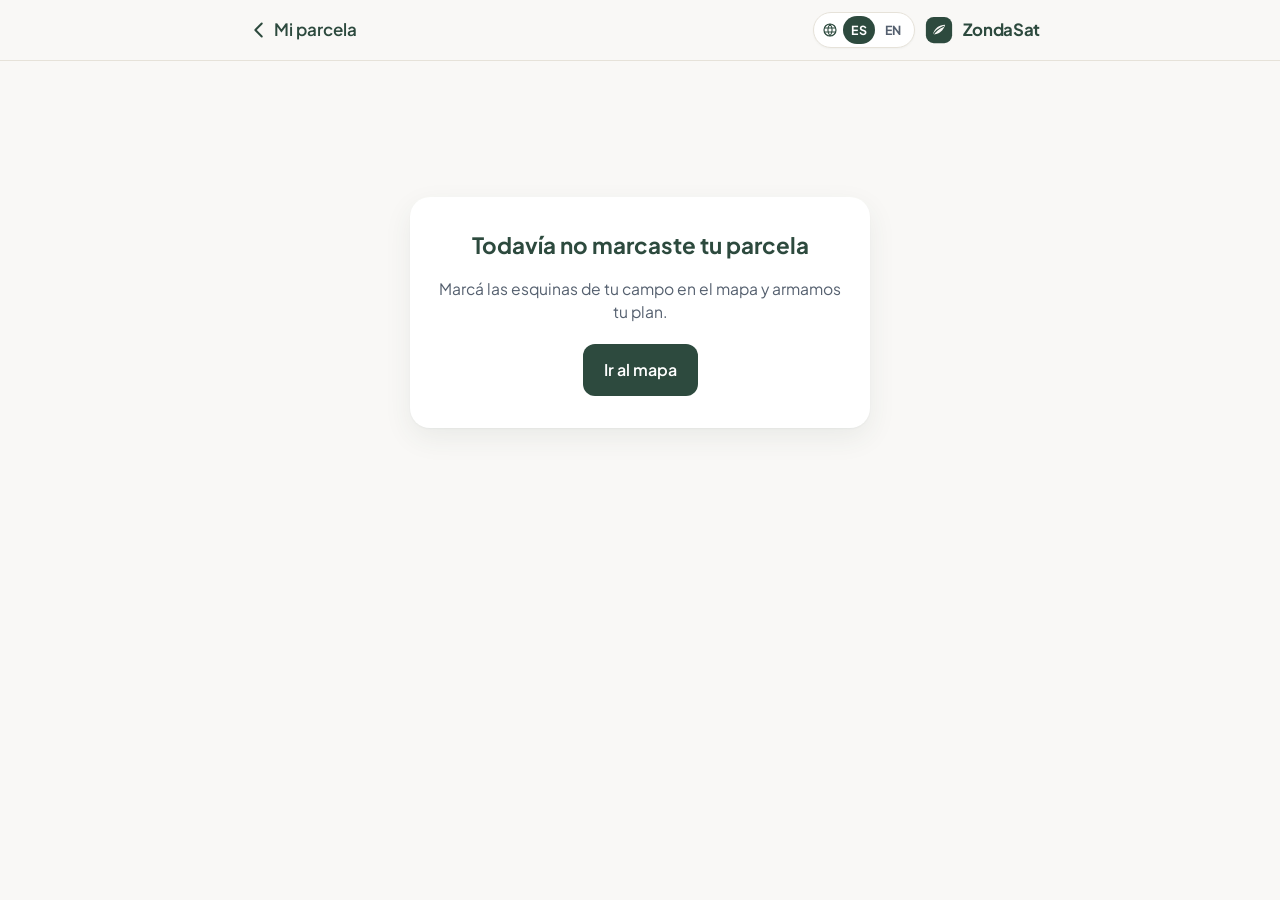
<file: resultado/resultado.html>
<!DOCTYPE html>
<html lang="es">
<head>
    <meta charset="UTF-8">
    <meta name="viewport" content="width=device-width, initial-scale=1, viewport-fit=cover">
    <meta name="theme-color" content="#F9F8F6">
    <meta name="description" data-i18n-meta="meta.resultsDescription" content="Tu plan de rotación de cultivos a tres años, temporada por temporada.">
    <title data-i18n-doc-title="meta.resultsTitle">Tu plan · ZondaSat</title>

    <link rel="preconnect" href="https://fonts.googleapis.com">
    <link rel="preconnect" href="https://fonts.gstatic.com" crossorigin>
    <link href="https://fonts.googleapis.com/css2?family=Plus+Jakarta+Sans:wght@400;500;600;700&display=swap" rel="stylesheet">

    <link rel="stylesheet" href="../styles.css">
    <link rel="stylesheet" href="resultado.css">
</head>
<body class="resultados">

    <header class="r-barra">
        <div class="r-barra__fila">
            <a class="boton-volver" href="../index.html#mapa">
                <svg viewBox="0 0 24 24" aria-hidden="true"><path d="M15 5l-7 7 7 7" fill="none" stroke="currentColor" stroke-width="2.2" stroke-linecap="round" stroke-linejoin="round"/></svg>
                <span data-i18n="header.backToParcel">Mi parcela</span>
            </a>
            <div class="barra-derecha">
                <div class="selector-idioma" role="group" aria-label="Seleccionar idioma">
                    <svg class="selector-idioma__icono" viewBox="0 0 24 24" aria-hidden="true">
                        <circle cx="12" cy="12" r="9" fill="none" stroke="currentColor" stroke-width="1.8"/>
                        <path d="M3.6 9h16.8M3.6 15h16.8M12 3a14.5 14.5 0 0 0 0 18M12 3a14.5 14.5 0 0 1 0 18" fill="none" stroke="currentColor" stroke-width="1.6"/>
                    </svg>
                    <button class="selector-idioma__btn selector-idioma__btn--activo" type="button" data-lang="es" aria-pressed="true">ES</button>
                    <button class="selector-idioma__btn" type="button" data-lang="en" aria-pressed="false">EN</button>
                </div>
                <span class="marca marca--chica">
                    <svg class="marca__icono" viewBox="0 0 32 32" aria-hidden="true">
                        <rect x="1" y="1" width="30" height="30" rx="9" fill="#2D4A3E"/>
                        <path d="M9 21c7 0 12-4 14-11-7 0-12 4-14 11Z" fill="#F9F8F6"/>
                        <path d="M9 22c3-5 7-8 12-10" fill="none" stroke="#2D4A3E" stroke-width="1.4" stroke-linecap="round"/>
                    </svg>
                    <span class="marca__nombre">ZondaSat</span>
                </span>
            </div>
        </div>
        <nav class="r-nav" id="nav" data-i18n-aria="results.navAria" aria-label="Secciones del informe" hidden></nav>
    </header>

    <main class="r-principal">
        <!-- Estado de carga / error / sin datos -->
        <section class="estado" id="estado" aria-live="polite">
            <div class="estado__spinner" aria-hidden="true"></div>
            <h1 class="estado__titulo" data-i18n="results.loadingTitle">Armando tu plan…</h1>
            <p class="estado__texto" data-i18n="results.loadingText">Estamos analizando el clima de tu zona y redactando la explicación. Puede tardar unos segundos.</p>
        </section>

        <!-- Informe -->
        <div id="contenido" hidden>
            <section class="portada" id="portada"></section>
            <div class="hilo" id="hilo"></div>
            <footer class="r-pie" id="pie"></footer>
        </div>
    </main>

    <script type="module" src="resultado.js"></script>
</body>
</html>
</file>
<file: styles.css>
/* =====================================================================
   ZondaSat — estilos
   Estética agro-minimalista: fondo marfil, tarjetas blancas, verde oliva
   como color principal y terracota para acentos y avisos.
   Se diseña primero para celular y se amplía en pantallas grandes.
   ===================================================================== */

:root {
    --fondo: #F9F8F6;
    --superficie: #FFFFFF;
    --primario: #2D4A3E;
    --primario-fuerte: #223A30;
    --primario-suave: #E6EDE8;
    --acento: #C26838;
    --acento-suave: #FBEFE6;
    --ambar: #D97706;
    --texto: #1E293B;
    --texto-suave: #55606F;
    --linea: #E6E2D9;

    --radio: 12px;
    --radio-grande: 20px;
    --sombra: 0 1px 2px rgba(30, 41, 59, .04), 0 10px 28px rgba(45, 74, 62, .08);
    --sombra-flotante: 0 2px 6px rgba(30, 41, 59, .10), 0 10px 24px rgba(30, 41, 59, .12);

    --fuente: "Plus Jakarta Sans", system-ui, -apple-system, "Segoe UI", Roboto, sans-serif;
    --fuente-mono: ui-monospace, "SF Mono", "Cascadia Mono", "Roboto Mono", Menlo, Consolas, monospace;

    --margen: clamp(20px, 5vw, 40px);
    --tactil: 52px;                 /* alto mínimo de botones: cómodo con guantes */
}

*, *::before, *::after { box-sizing: border-box; }

html { -webkit-text-size-adjust: 100%; }

body {
    margin: 0;
    min-height: 100dvh;
    background: var(--fondo);
    color: var(--texto);
    font-family: var(--fuente);
    font-size: 17px;
    line-height: 1.5;
    -webkit-font-smoothing: antialiased;
}

h1, h2, p, ol, dl, dd, figure { margin: 0; }
ol { padding: 0; list-style: none; }
button { font: inherit; color: inherit; }
[hidden] { display: none !important; }

.mono { font-family: var(--fuente-mono); font-size: .92em; letter-spacing: -.01em; }

:focus-visible { outline: 3px solid var(--ambar); outline-offset: 3px; }

/* ---------------------------------------------------------------------
   Marca y selector de idioma en Header
   --------------------------------------------------------------------- */
.marca {
    display: inline-flex;
    align-items: center;
    gap: 10px;
    color: var(--primario);
    text-decoration: none;
}
.marca__icono { width: 34px; height: 34px; flex: none; }
.marca__nombre { font-size: 1.2rem; font-weight: 700; letter-spacing: -.02em; }
.marca--chica .marca__icono { width: 28px; height: 28px; }
.marca--chica .marca__nombre { font-size: 1.05rem; }

.barra-derecha {
    display: inline-flex;
    align-items: center;
    gap: 10px;
}

.selector-idioma {
    display: inline-flex;
    align-items: center;
    gap: 2px;
    padding: 3px 4px 3px 8px;
    background: var(--superficie);
    border: 1px solid var(--linea);
    border-radius: 999px;
    box-shadow: 0 1px 2px rgba(30, 41, 59, .04);
}

.selector-idioma__icono {
    width: 16px;
    height: 16px;
    color: var(--primario);
    margin-right: 3px;
    flex: none;
}

.selector-idioma__btn {
    min-width: 32px;
    min-height: 28px;
    padding: 3px 8px;
    border: 0;
    border-radius: 999px;
    background: transparent;
    color: var(--texto-suave);
    font-size: .78rem;
    font-weight: 700;
    letter-spacing: .02em;
    cursor: pointer;
    transition: background-color .15s ease, color .15s ease;
    -webkit-tap-highlight-color: transparent;
}

.selector-idioma__btn:hover:not(.selector-idioma__btn--activo) {
    color: var(--primario);
    background: var(--primario-suave);
}

.selector-idioma__btn--activo,
.selector-idioma__btn[aria-pressed="true"] {
    background: var(--primario);
    color: #FFFFFF;
}

/* ---------------------------------------------------------------------
   Botones
   --------------------------------------------------------------------- */
.boton {
    display: inline-flex;
    align-items: center;
    justify-content: center;
    min-height: var(--tactil);
    padding: 12px 20px;
    border: 1.5px solid transparent;
    border-radius: var(--radio);
    font-weight: 600;
    font-size: 1rem;
    line-height: 1.2;
    text-align: center;
    cursor: pointer;
    transition: background-color .15s ease, border-color .15s ease, transform .1s ease, opacity .15s ease;
    -webkit-tap-highlight-color: transparent;
}
.boton:active:not(:disabled) { transform: scale(.98); }
.boton:disabled { cursor: not-allowed; opacity: .45; }

.boton--primario { background: var(--primario); color: #FFFFFF; }
.boton--primario:hover:not(:disabled) { background: var(--primario-fuerte); }

.boton--secundario { background: var(--superficie); border-color: var(--linea); color: var(--texto); }
.boton--secundario:hover:not(:disabled) { border-color: var(--primario); }

.boton--grande { min-height: 60px; padding: 16px 28px; font-size: 1.125rem; border-radius: 14px; }

/* =====================================================================
   VISTA 1: BIENVENIDA
   ===================================================================== */
.bienvenida {
    display: flex;
    flex-direction: column;
    min-height: 100dvh;
    padding: max(20px, env(safe-area-inset-top)) var(--margen) max(20px, env(safe-area-inset-bottom));
}

.bienvenida__barra {
    display: flex;
    align-items: center;
    justify-content: space-between;
    gap: 12px;
    width: 100%;
    max-width: 1120px;
    margin-inline: auto;
    padding-bottom: 20px;
}

.bienvenida__contenido {
    flex: 1;
    display: grid;
    gap: 28px;
    align-content: center;
    width: 100%;
    max-width: 1120px;
    margin-inline: auto;
}

/* En celular la imagen va arriba, como portada */
.bienvenida__imagen { order: -1; position: relative; margin-bottom: 14px; }

.campo {
    display: block;
    width: 100%;
    height: auto;
    aspect-ratio: 480 / 300;
    max-height: 36dvh;
    border-radius: var(--radio-grande);
    box-shadow: var(--sombra);
    object-fit: cover;
}

/* El contorno de la parcela se dibuja una sola vez al cargar */
.campo__seleccion {
    stroke-dasharray: 1;
    stroke-dashoffset: 1;
    animation: trazar 1.4s .35s cubic-bezier(.6, 0, .2, 1) forwards;
}
.campo__vertices circle {
    opacity: 0;
    transform-box: fill-box;
    transform-origin: center;
    animation: aparecer .3s ease-out forwards;
}
.campo__vertices circle:nth-child(1) { animation-delay: .35s; }
.campo__vertices circle:nth-child(2) { animation-delay: .75s; }
.campo__vertices circle:nth-child(3) { animation-delay: 1.1s; }
.campo__vertices circle:nth-child(4) { animation-delay: 1.45s; }

@keyframes trazar { to { stroke-dashoffset: 0; } }
@keyframes aparecer { from { opacity: 0; transform: scale(.4); } to { opacity: 1; transform: scale(1); } }

.campo__dato {
    position: absolute;
    right: 14px;
    bottom: -18px;                  /* la etiqueta cuelga del borde de la imagen */
    display: grid;
    gap: 1px;
    padding: 9px 13px;
    background: var(--superficie);
    border-radius: var(--radio);
    box-shadow: var(--sombra-flotante);
    line-height: 1.3;
}
.campo__dato-etiqueta { font-size: .78rem; font-weight: 600; color: var(--texto-suave); }
.campo__dato-valor { font-size: .84rem; color: var(--texto); }

.bienvenida__texto { display: grid; gap: 18px; justify-items: start; }

.saludo { font-size: 1.125rem; font-weight: 600; color: var(--acento); }

.titulo {
    font-size: clamp(1.9rem, 6.4vw, 3.25rem);
    line-height: 1.12;
    font-weight: 700;
    letter-spacing: -.03em;
    color: var(--primario);
    text-wrap: balance;
    max-width: 17ch;
}

.bajada { font-size: 1.0625rem; color: var(--texto-suave); max-width: 46ch; text-wrap: pretty; }

.pasos { display: grid; gap: 12px; width: 100%; margin-block: 4px; }
.pasos__item { display: flex; align-items: center; gap: 12px; font-weight: 500; }
.pasos__numero {
    flex: none;
    display: grid;
    place-items: center;
    width: 30px;
    height: 30px;
    border-radius: 50%;
    background: var(--primario-suave);
    color: var(--primario);
    font-size: .9rem;
    font-weight: 700;
}

.nota { font-size: .9rem; color: var(--texto-suave); }

/* En celular el botón queda siempre a la vista, pegado al borde inferior */
.bienvenida__accion {
    position: sticky;
    bottom: 0;
    z-index: 5;
    width: calc(100% + 2 * var(--margen));
    margin: 2px calc(-1 * var(--margen)) 0;
    padding: 18px var(--margen) max(14px, env(safe-area-inset-bottom));
    background: linear-gradient(to top, var(--fondo) 72%, rgba(249, 248, 246, 0));
}
.bienvenida__accion .boton--grande { width: 100%; }

.bienvenida__pie {
    padding-top: 24px;
    font-size: .82rem;
    color: var(--texto-suave);
    text-align: center;
}

/* Pantallas medianas y grandes: texto a la izquierda, imagen a la derecha */
@media (min-width: 860px) {
    .bienvenida__contenido {
        grid-template-columns: minmax(0, 1.2fr) minmax(0, 1fr);
        gap: clamp(40px, 6vw, 88px);
        align-items: center;
    }
    .bienvenida__imagen { order: 0; margin-bottom: 0; }
    .titulo { max-width: 22ch; font-size: clamp(2.25rem, 3.6vw, 3rem); }
    .campo { aspect-ratio: 480 / 440; max-height: none; }
    .campo__dato { right: 22px; bottom: 22px; padding: 11px 16px; }
    .campo__dato-etiqueta { font-size: .82rem; }
    .campo__dato-valor { font-size: .9rem; }
    .bienvenida__texto { gap: 22px; }
    .bienvenida__accion { position: static; width: auto; margin: 4px 0 0; padding: 0; background: none; }
    .bienvenida__accion .boton--grande { width: auto; min-width: 240px; }
    .bienvenida__pie { text-align: left; max-width: 1120px; width: 100%; margin-inline: auto; }
}

/* Celulares apaisados: todo en una sola pantalla, con el botón a la vista */
@media (max-height: 520px) and (orientation: landscape) {
    .bienvenida__barra { padding-bottom: 8px; }
    .bienvenida__contenido { grid-template-columns: minmax(0, 1.25fr) minmax(0, 1fr); align-items: center; gap: 28px; }
    .bienvenida__imagen { order: 0; margin-bottom: 0; }
    .campo { aspect-ratio: 480 / 360; max-height: 62dvh; }
    .campo__dato { right: 12px; bottom: 12px; }
    .bienvenida__texto { gap: 10px; }
    .titulo { font-size: 1.6rem; max-width: 24ch; }
    .bajada { font-size: .95rem; }
    .pasos, .nota, .bienvenida__pie { display: none; }
    .bienvenida__accion { position: static; width: auto; margin: 6px 0 0; padding: 0; background: none; }
    .bienvenida__accion .boton--grande { width: auto; min-width: 220px; min-height: 52px; }
}

/* =====================================================================
   VISTA 2: MAPA
   ===================================================================== */
.mapa-vista {
    display: grid;
    grid-template-rows: auto minmax(0, 1fr) auto;
    height: 100dvh;
    background: var(--fondo);
}

.mapa-vista__barra {
    display: flex;
    align-items: center;
    justify-content: space-between;
    gap: 12px;
    padding: max(8px, env(safe-area-inset-top)) 12px 8px;
    background: var(--fondo);
}

.boton-volver {
    display: inline-flex;
    align-items: center;
    gap: 4px;
    min-height: 44px;
    padding: 8px 14px 8px 8px;
    border: 0;
    border-radius: var(--radio);
    background: transparent;
    color: var(--primario);
    font-weight: 600;
    cursor: pointer;
    -webkit-tap-highlight-color: transparent;
}
.boton-volver:hover { background: var(--primario-suave); }
.boton-volver svg { width: 22px; height: 22px; }

.mapa-vista .marca--chica { padding-right: 6px; }

/* ----- Mapa ----- */
.mapa-vista__mapa { position: relative; min-height: 0; }

#mapa {
    position: absolute;
    inset: 0;
    background: #DDE3DA;
    font-family: var(--fuente);
    z-index: 0;
}

.pista {
    position: absolute;
    top: 12px;
    left: 12px;
    z-index: 500;
    max-width: calc(100% - 82px);          /* deja libre el control de zoom */
    padding: 11px 16px;
    background: var(--superficie);
    border-radius: 14px;
    box-shadow: var(--sombra-flotante);
    font-size: .95rem;
    font-weight: 600;
    line-height: 1.3;
    color: var(--primario);
    pointer-events: none;
    transition: background-color .2s ease, color .2s ease;
}
.pista--aviso { background: var(--acento); color: #FFFFFF; }

.mapa-controles {
    position: absolute;
    right: 12px;
    bottom: 26px;
    z-index: 500;
    display: flex;
    flex-direction: column;
    align-items: flex-end;
    gap: 10px;
}

.conmutador {
    display: flex;
    padding: 4px;
    background: var(--superficie);
    border-radius: var(--radio);
    box-shadow: var(--sombra-flotante);
}
.conmutador__opcion {
    min-height: 40px;
    padding: 6px 14px;
    border: 0;
    border-radius: 9px;
    background: transparent;
    font-size: .9rem;
    font-weight: 600;
    color: var(--texto-suave);
    cursor: pointer;
    -webkit-tap-highlight-color: transparent;
}
.conmutador__opcion[aria-pressed="true"] { background: var(--primario); color: #FFFFFF; }

.boton-flotante {
    display: grid;
    place-items: center;
    width: 48px;
    height: 48px;
    border: 0;
    border-radius: var(--radio);
    background: var(--superficie);
    box-shadow: var(--sombra-flotante);
    color: var(--primario);
    cursor: pointer;
    -webkit-tap-highlight-color: transparent;
}
.boton-flotante svg { width: 24px; height: 24px; }
.boton-flotante.buscando svg { animation: latir 1s ease-in-out infinite; }
@keyframes latir { 50% { opacity: .35; } }

.mapa-herramientas {
    position: absolute;
    left: 12px;
    bottom: 26px;
    z-index: 500;
    display: flex;
    gap: 8px;
}
.boton-herramienta {
    display: inline-flex;
    align-items: center;
    gap: 6px;
    min-height: 48px;
    padding: 8px 14px 8px 11px;
    border: 0;
    border-radius: var(--radio);
    background: var(--superficie);
    box-shadow: var(--sombra-flotante);
    font-size: .92rem;
    font-weight: 600;
    color: var(--texto);
    cursor: pointer;
    -webkit-tap-highlight-color: transparent;
}
.boton-herramienta svg { width: 20px; height: 20px; flex: none; color: var(--acento); }
.boton-herramienta:active { transform: scale(.97); }

/* En celular el panel tapa el borde inferior del mapa: se sube la atribución */
.mapa-vista__mapa .leaflet-bottom { margin-bottom: 18px; }

/* ----- Elementos dibujados sobre el mapa (Leaflet) ----- */
.vertice {
    display: grid;
    place-items: center;
    width: 30px;
    height: 30px;
    border: 3px solid var(--acento);
    border-radius: 50%;
    background: #FFFFFF;
    box-shadow: 0 2px 6px rgba(0, 0, 0, .35);
    color: var(--texto);
    font: 700 13px/1 var(--fuente);
    cursor: grab;
}
.vertice:active { cursor: grabbing; }

.zona-punto {
    width: 16px;
    height: 16px;
    border: 3px solid #FFFFFF;
    border-radius: 50%;
    background: var(--primario);
    box-shadow: 0 1px 4px rgba(0, 0, 0, .4);
}

.leaflet-container .leaflet-control-attribution {
    font-size: 10px;
    background: rgba(255, 255, 255, .78);
    border-top-left-radius: 6px;
}
.leaflet-bar { border: 0 !important; box-shadow: var(--sombra-flotante) !important; border-radius: var(--radio) !important; overflow: hidden; }
.leaflet-bar a { width: 44px !important; height: 44px !important; line-height: 44px !important; color: var(--primario) !important; font-size: 20px !important; }
.leaflet-tooltip.zona-etiqueta {
    border: 0;
    border-radius: 8px;
    padding: 5px 9px;
    font: 600 12px/1.2 var(--fuente);
    color: var(--texto);
    box-shadow: var(--sombra-flotante);
}
.leaflet-tooltip.zona-etiqueta::before { display: none; }

/* ----- Panel ----- */
.panel {
    position: relative;
    z-index: 600;
    margin-top: -18px;
    padding: 20px 16px max(16px, env(safe-area-inset-bottom));
    background: var(--superficie);
    border-radius: var(--radio-grande) var(--radio-grande) 0 0;
    box-shadow: 0 -6px 24px rgba(30, 41, 59, .10);
    max-height: 62dvh;
    overflow-y: auto;
}

.panel__estado { display: grid; gap: 14px; }

.panel__encabezado { display: grid; gap: 4px; }
.panel__titulo { font-size: 1.3rem; line-height: 1.2; font-weight: 700; letter-spacing: -.02em; color: var(--primario); }
.panel__ayuda { font-size: .95rem; color: var(--texto-suave); }

.datos { display: grid; grid-template-columns: 1fr 1fr; gap: 8px; }
.datos__item {
    display: grid;
    gap: 2px;
    padding: 10px 12px;
    background: var(--fondo);
    border-radius: var(--radio);
    min-width: 0;
}
.datos__item--ancho { grid-column: 1 / -1; }
.datos dt { font-size: .8rem; font-weight: 600; color: var(--texto-suave); }
.datos dd { font-size: 1.05rem; font-weight: 600; color: var(--texto); overflow-wrap: anywhere; }
.datos dd.mono { font-size: .95rem; font-weight: 500; }

.aviso {
    padding: 12px 14px;
    background: var(--acento-suave);
    border-left: 4px solid var(--acento);
    border-radius: 8px;
    font-size: .95rem;
    color: #7A3C1B;
}

.acciones { display: grid; gap: 8px; }
.acciones__principal { width: 100%; }
.acciones__nota { font-size: .88rem; color: var(--texto-suave); text-align: center; }

.sello {
    display: grid;
    place-items: center;
    width: 44px;
    height: 44px;
    margin-bottom: 6px;
    border-radius: 50%;
    background: var(--primario-suave);
    color: var(--primario);
}
.sello svg { width: 24px; height: 24px; }

/* Celulares: panel compacto para dejarle lugar al mapa */
@media (max-width: 859px) {
    #panel-marcando .panel__ayuda { display: none; }      /* la pista sobre el mapa ya guía cada paso */
    .panel__estado { gap: 12px; }
    .datos__item { padding: 8px 12px; }
    .datos__item--ancho {
        display: flex;
        align-items: baseline;
        justify-content: space-between;
        gap: 12px;
        padding: 4px 2px;
        background: none;
        border-radius: 0;
    }
    .datos__item--ancho dd { font-size: .95rem; text-align: right; }
    .datos dd.mono { font-size: .88rem; }
}
@media (max-width: 859px) and (max-height: 640px) and (orientation: portrait) {
    .panel { padding-top: 16px; }
    #panel-marcando .panel__encabezado, #fila-centro { display: none !important; }
    .panel__titulo { font-size: 1.15rem; }
    .panel__estado { gap: 9px; }
    .datos dd { font-size: 1rem; }
    .acciones__nota { display: none; }
    .boton { min-height: 48px; }
}

/* Pantallas anchas y celulares apaisados: panel al costado */
@media (min-width: 860px), (orientation: landscape) and (max-height: 520px) and (min-width: 600px) {
    .mapa-vista {
        grid-template-columns: minmax(280px, 400px) minmax(0, 1fr);
        grid-template-rows: auto minmax(0, 1fr);
    }
    .mapa-vista__barra { grid-column: 1; grid-row: 1; padding: 16px 20px 8px; }
    .panel {
        grid-column: 1;
        grid-row: 2;
        margin-top: 0;
        max-height: none;
        padding: 12px 24px 24px;
        background: var(--fondo);
        border-radius: 0;
        box-shadow: none;
    }
    .panel__estado {
        padding: 22px;
        background: var(--superficie);
        border-radius: var(--radio-grande);
        box-shadow: var(--sombra);
        gap: 18px;
    }
    .datos__item { background: var(--fondo); }
    .mapa-vista__mapa { grid-column: 2; grid-row: 1 / -1; margin: 16px 16px 16px 0; border-radius: var(--radio-grande); overflow: hidden; box-shadow: var(--sombra); }
    .mapa-controles { bottom: 30px; right: 16px; }
    .mapa-herramientas { bottom: 30px; left: 16px; }
    .mapa-vista__mapa .leaflet-bottom { margin-bottom: 0; }
    .pista { top: 16px; left: 16px; }
}

@media (orientation: landscape) and (max-height: 520px) and (min-width: 600px) and (max-width: 859px) {
    .mapa-vista { grid-template-columns: minmax(260px, 42%) minmax(0, 1fr); }
    .mapa-vista__barra { padding: 8px 12px 4px; }
    .panel { padding: 4px 12px 12px; }
    .panel__estado { padding: 14px; gap: 10px; }
    .panel__ayuda { display: none; }
    .mapa-vista__mapa { margin: 8px 8px 8px 0; }
    .boton { min-height: 46px; }
}

/* ---------------------------------------------------------------------
   Cambio de vista
   --------------------------------------------------------------------- */
.bienvenida, .mapa-vista { animation: entrar .28s ease-out; }
@keyframes entrar { from { opacity: 0; transform: translateY(8px); } to { opacity: 1; transform: none; } }

@media (prefers-reduced-motion: reduce) {
    *, *::before, *::after { animation: none !important; transition: none !important; }
    .campo__seleccion { stroke-dashoffset: 0; }
    .campo__vertices circle { opacity: 1; }
}
</file>
<file: resultado/resultado.css>
/* =====================================================================
   ZondaSat — estilos de la pantalla de resultados (resultado/resultado.css)
   Usa las variables definidas en ../styles.css
   ===================================================================== */

.resultados {
    display: flex;
    flex-direction: column;
    min-height: 100dvh;
}

.resultados h3,
.resultados h4 {
    margin: 0;
}

/* ---------------------------------------------------------------------
   Barra superior y navegación por secciones
   --------------------------------------------------------------------- */
.r-barra {
    position: sticky;
    top: 0;
    z-index: 40;
    background: rgba(249, 248, 246, .92);
    backdrop-filter: blur(10px);
    border-bottom: 1px solid var(--linea);
}

.r-barra__fila {
    display: flex;
    align-items: center;
    justify-content: space-between;
    gap: 12px;
    max-width: 880px;
    margin-inline: auto;
    padding: max(8px, env(safe-area-inset-top)) var(--margen) 8px;
}

.r-barra .boton-volver {
    text-decoration: none;
}

.r-nav {
    display: flex;
    gap: 6px;
    overflow-x: auto;
    scrollbar-width: none;
    max-width: 880px;
    margin-inline: auto;
    padding: 0 var(--margen) 10px;
}

.r-nav::-webkit-scrollbar {
    display: none;
}

.r-nav a {
    flex: none;
    display: inline-flex;
    align-items: center;
    gap: 6px;
    padding: 6px 12px;
    border-radius: 999px;
    background: var(--superficie);
    border: 1px solid var(--linea);
    color: var(--texto-suave);
    font-size: .85rem;
    font-weight: 600;
    text-decoration: none;
    transition: background-color .15s ease, color .15s ease, border-color .15s ease;
}

.r-nav a span {
    display: inline-grid;
    place-items: center;
    width: 20px;
    height: 20px;
    border-radius: 50%;
    background: var(--primario-suave);
    color: var(--primario);
    font-size: .75rem;
    font-weight: 700;
}

.r-nav a[aria-current="true"] {
    background: var(--primario);
    border-color: var(--primario);
    color: #FFFFFF;
}

.r-nav a[aria-current="true"] span {
    background: rgba(255, 255, 255, .2);
    color: #FFFFFF;
}

/* ---------------------------------------------------------------------
   Contenedor principal y estado de carga / error
   --------------------------------------------------------------------- */
.r-principal {
    flex: 1;
    width: 100%;
    max-width: 880px;
    margin-inline: auto;
    padding: 28px var(--margen) 64px;
}

.estado {
    display: grid;
    justify-items: center;
    text-align: center;
    gap: 14px;
    max-width: 460px;
    margin: 12dvh auto;
    padding: 32px 24px;
    background: var(--superficie);
    border-radius: var(--radio-grande);
    box-shadow: var(--sombra);
}

.estado__spinner {
    width: 42px;
    height: 42px;
    border: 4px solid var(--primario-suave);
    border-top-color: var(--primario);
    border-radius: 50%;
    animation: girar .9s linear infinite;
}

@keyframes girar {
    to {
        transform: rotate(360deg);
    }
}

.estado__titulo {
    font-size: 1.4rem;
    font-weight: 700;
    color: var(--primario);
}

.estado__texto {
    font-size: .98rem;
    color: var(--texto-suave);
}

.estado .boton {
    margin-top: 6px;
    text-decoration: none;
}

/* ---------------------------------------------------------------------
   Portada
   --------------------------------------------------------------------- */
.portada {
    display: grid;
    gap: 14px;
    padding: 26px 24px;
    margin-bottom: 32px;
    background: var(--superficie);
    border-radius: var(--radio-grande);
    box-shadow: var(--sombra);
}

.portada__etiqueta {
    font-size: .85rem;
    font-weight: 700;
    text-transform: uppercase;
    letter-spacing: .04em;
    color: var(--acento);
}

.portada__titulo {
    font-size: clamp(1.65rem, 4.5vw, 2.35rem);
    line-height: 1.15;
    font-weight: 700;
    letter-spacing: -.025em;
    color: var(--primario);
}

.portada__resumen {
    font-size: 1.05rem;
    color: var(--texto-suave);
    max-width: 65ch;
}

.chips {
    display: flex;
    flex-wrap: wrap;
    gap: 8px;
    padding-top: 4px;
}

.chip {
    display: inline-flex;
    align-items: center;
    gap: 6px;
    padding: 6px 12px;
    border-radius: 999px;
    background: var(--primario-suave);
    color: var(--primario);
    font-size: .85rem;
    font-weight: 600;
}

.chip svg {
    width: 16px;
    height: 16px;
}

.chip--acento {
    background: var(--acento-suave);
    color: #7A3C1B;
}

.aviso-ia {
    padding: 12px 14px;
    background: var(--acento-suave);
    border-left: 4px solid var(--acento);
    border-radius: 8px;
    font-size: .92rem;
    color: #7A3C1B;
}

/* ---------------------------------------------------------------------
   Hilo de pasos numerados
   --------------------------------------------------------------------- */
.hilo {
    display: grid;
    gap: 36px;
}

.paso {
    display: grid;
    gap: 16px;
    scroll-margin-top: 112px;
    animation: entrar .3s ease-out backwards;
}

.paso__encabezado {
    display: flex;
    align-items: center;
    gap: 12px;
}

.paso__nodo {
    display: inline-grid;
    place-items: center;
    width: 32px;
    height: 32px;
    border-radius: 50%;
    background: var(--primario);
    color: #FFFFFF;
    font-size: .9rem;
    font-weight: 700;
}

.paso__titulo {
    font-size: clamp(1.3rem, 3.2vw, 1.6rem);
    line-height: 1.2;
    font-weight: 700;
    letter-spacing: -.02em;
    color: var(--primario);
}

.paso__texto {
    font-size: 1rem;
    color: var(--texto);
    max-width: 68ch;
}

/* ---------------------------------------------------------------------
   Tarjetas, grillas y métricas
   --------------------------------------------------------------------- */
.tarjeta {
    padding: 20px;
    background: var(--superficie);
    border-radius: var(--radio-grande);
    box-shadow: var(--sombra);
}

.rejilla {
    display: grid;
    grid-template-columns: repeat(auto-fit, minmax(240px, 1fr));
    gap: 14px;
}

.campo-datos {
    display: grid;
    grid-template-columns: repeat(auto-fit, minmax(180px, 1fr));
    gap: 12px;
}

.metrica {
    display: grid;
    gap: 4px;
    padding: 12px 14px;
    background: var(--fondo);
    border-radius: var(--radio);
}

.metrica.ancho {
    grid-column: 1 / -1;
}

.metrica--acento {
    background: var(--primario-suave);
}

.metrica__etiqueta {
    font-size: .82rem;
    font-weight: 600;
    color: var(--texto-suave);
}

.metrica__valor {
    font-size: 1.25rem;
    font-weight: 700;
    color: var(--texto);
}

.metrica__valor small {
    font-size: .82rem;
    font-weight: 600;
    color: var(--texto-suave);
}

.metrica__nota {
    font-size: .82rem;
    color: var(--texto-suave);
}

/* ---------------------------------------------------------------------
   Clima e íconos de estación
   --------------------------------------------------------------------- */
.clima-tarjeta {
    display: grid;
    gap: 14px;
}

.clima-tarjeta__cabeza {
    display: flex;
    align-items: center;
    gap: 10px;
    font-size: 1.1rem;
    font-weight: 700;
    color: var(--primario);
}

.clima-tarjeta__datos {
    display: grid;
    grid-template-columns: 1fr 1fr;
    gap: 10px;
}

.icono-estacion {
    display: inline-grid;
    place-items: center;
    width: 36px;
    height: 36px;
    border-radius: 10px;
    flex: none;
}

.icono-estacion svg {
    width: 20px;
    height: 20px;
}

.icono-estacion--verano {
    background: var(--acento-suave);
    color: var(--acento);
}

.icono-estacion--invierno {
    background: var(--primario-suave);
    color: var(--primario);
}

/* ---------------------------------------------------------------------
   Selector de planes y vista del plan
   --------------------------------------------------------------------- */
.selector {
    display: flex;
    gap: 8px;
    padding: 6px;
    background: var(--superficie);
    border-radius: 14px;
    box-shadow: var(--sombra);
    overflow-x: auto;
}

.selector__opcion {
    flex: 1;
    min-height: 44px;
    padding: 10px 16px;
    border: 0;
    border-radius: 10px;
    background: transparent;
    font-size: .95rem;
    font-weight: 600;
    color: var(--texto-suave);
    cursor: pointer;
    white-space: nowrap;
    transition: background-color .15s ease, color .15s ease;
}

.selector__opcion[aria-selected="true"] {
    background: var(--primario);
    color: #FFFFFF;
}

.plan {
    display: grid;
    gap: 22px;
}

.plan__intro {
    display: grid;
    gap: 10px;
}

.plan__frase {
    font-size: 1.05rem;
    font-weight: 600;
    color: var(--texto);
}

.nota-caja {
    display: flex;
    align-items: flex-start;
    gap: 10px;
    padding: 12px 14px;
    background: var(--primario-suave);
    border-radius: var(--radio);
    font-size: .94rem;
    color: var(--primario);
}

.nota-caja svg {
    width: 20px;
    height: 20px;
    flex: none;
    margin-top: 2px;
}

.subtitulo {
    font-size: 1.05rem;
    font-weight: 700;
    color: var(--primario);
}

.vistazo {
    display: grid;
    gap: 8px;
}

.vistazo__fila {
    display: grid;
    grid-template-columns: 72px 1fr 1fr;
    align-items: center;
    gap: 8px;
}

.vistazo__anio {
    font-size: .9rem;
    font-weight: 700;
    color: var(--texto-suave);
}

.vistazo__celda {
    display: grid;
    gap: 2px;
    padding: 10px 14px;
    background: var(--superficie);
    border-radius: var(--radio);
    border-left: 4px solid var(--primario);
    box-shadow: var(--sombra);
}

.vistazo__celda--verano {
    border-left-color: var(--acento);
}

.vistazo__celda small {
    font-size: .76rem;
    font-weight: 600;
    color: var(--texto-suave);
}

.vistazo__celda b {
    font-size: .95rem;
    color: var(--texto);
}

.indicadores {
    display: grid;
    grid-template-columns: repeat(auto-fit, minmax(210px, 1fr));
    gap: 12px;
}

/* ---------------------------------------------------------------------
   Temporadas y barra de suelo
   --------------------------------------------------------------------- */
.anio {
    display: grid;
    gap: 12px;
}

.anio__titulo {
    font-size: .95rem;
    font-weight: 700;
    text-transform: uppercase;
    letter-spacing: .04em;
    color: var(--texto-suave);
}

.temporada {
    display: grid;
    gap: 12px;
    padding: 18px 20px;
    background: var(--superficie);
    border-radius: var(--radio-grande);
    box-shadow: var(--sombra);
}

.temporada--descanso {
    opacity: .88;
}

.temporada__cabeza {
    display: flex;
    align-items: flex-start;
    gap: 12px;
}

.temporada__etiqueta {
    font-size: .8rem;
    font-weight: 600;
    color: var(--texto-suave);
}

.temporada__cultivo {
    font-size: 1.15rem;
    font-weight: 700;
    color: var(--primario);
}

.temporada__tipo {
    font-size: .85rem;
    color: var(--texto-suave);
}

.temporada__texto {
    font-size: .96rem;
    color: var(--texto);
}

.temporada__datos {
    display: flex;
    flex-wrap: wrap;
    gap: 10px;
}

.dato {
    display: inline-flex;
    align-items: baseline;
    gap: 6px;
    padding: 6px 12px;
    background: var(--fondo);
    border-radius: 8px;
    font-size: .9rem;
}

.dato small {
    font-size: .78rem;
    font-weight: 600;
    color: var(--texto-suave);
}

.dato--negativo b {
    color: var(--acento);
}

.suelo {
    display: grid;
    gap: 6px;
}

.suelo__fila {
    display: flex;
    justify-content: space-between;
    font-size: .84rem;
    color: var(--texto-suave);
}

.suelo__barra {
    position: relative;
    height: 8px;
    background: var(--fondo);
    border-radius: 999px;
    overflow: hidden;
}

.suelo__relleno {
    height: 100%;
    background: var(--primario);
    border-radius: 999px;
}

.suelo__marca {
    position: absolute;
    top: 0;
    bottom: 0;
    width: 3px;
    background: var(--acento);
}

.cierre {
    display: grid;
    gap: 6px;
    padding: 16px 20px;
    background: var(--primario-suave);
    border-radius: var(--radio-grande);
    color: var(--primario);
}

.cierre__titulo {
    font-size: .82rem;
    font-weight: 700;
    text-transform: uppercase;
    letter-spacing: .04em;
}

/* ---------------------------------------------------------------------
   Comparación, cultivo permanente y listas finales
   --------------------------------------------------------------------- */
.comparar {
    display: grid;
    grid-template-columns: repeat(auto-fit, minmax(230px, 1fr));
    gap: 14px;
}

.comparar__plan {
    display: grid;
    align-content: start;
    gap: 10px;
}

.comparar__nombre {
    font-size: 1.1rem;
    font-weight: 700;
    color: var(--primario);
}

.comparar__insignias {
    display: flex;
    flex-wrap: wrap;
    gap: 6px;
    min-height: 24px;
}

.insignia {
    padding: 3px 9px;
    border-radius: 999px;
    background: var(--acento-suave);
    color: #7A3C1B;
    font-size: .76rem;
    font-weight: 700;
}

.comparar__cultivos {
    font-size: .85rem;
    color: var(--texto-suave);
    padding-top: 4px;
}

.lista {
    display: grid;
    gap: 10px;
}

.lista__item {
    display: flex;
    align-items: flex-start;
    gap: 10px;
    font-size: .96rem;
}

.lista__marca {
    display: inline-grid;
    place-items: center;
    width: 24px;
    height: 24px;
    border-radius: 50%;
    flex: none;
    margin-top: 1px;
}

.lista__marca svg {
    width: 15px;
    height: 15px;
}

.lista--avisos .lista__marca {
    background: var(--acento-suave);
    color: var(--acento);
}

.lista--pasos .lista__marca {
    background: var(--primario-suave);
    color: var(--primario);
}

/* ---------------------------------------------------------------------
   Pie de página e impresión
   --------------------------------------------------------------------- */
.r-pie {
    display: grid;
    gap: 16px;
    margin-top: 44px;
    padding-top: 24px;
    border-top: 1px solid var(--linea);
}

.r-pie__acciones {
    display: flex;
    flex-wrap: wrap;
    gap: 12px;
}

.r-pie__acciones .boton {
    text-decoration: none;
}

.r-pie__nota {
    font-size: .84rem;
    color: var(--texto-suave);
}

@media print {

    .r-barra,
    .r-pie__acciones,
    .selector {
        display: none !important;
    }

    .r-principal {
        max-width: 100%;
        padding: 0;
    }
}
</file>
